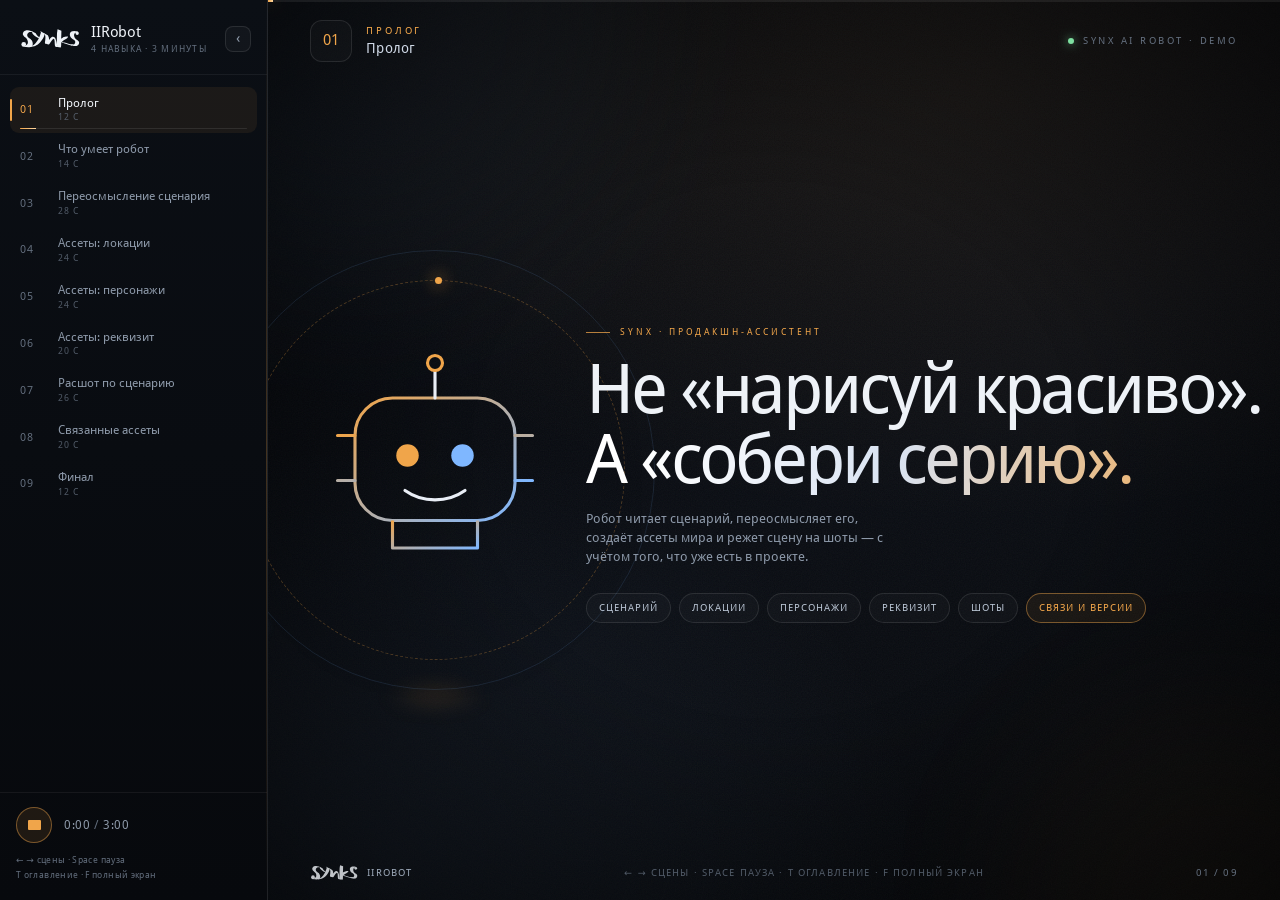
<file: promo/presentation/index.html>
<!doctype html>
<html lang="ru">
<head>
<meta charset="utf-8">
<meta name="viewport" content="width=device-width, initial-scale=1">
<meta name="color-scheme" content="dark">
<meta name="description" content="IIRobot — анимационная презентация способностей: переосмысление сценария, ассеты локаций, персонажей и реквизита, расшот и связанные ассеты. 3 минуты.">
<title>IIRobot — 4 навыка за 3 минуты</title>
<link rel="icon" href="../../static/app_icon.png">
<link rel="stylesheet" href="styles.css">
</head>
<body>

<div class="app">

  <!-- ================= левая панель оглавления ================= -->
  <aside class="toc" id="toc" aria-label="Оглавление презентации">
    <div class="toc-head">
      <div class="toc-brand">
        <span class="brand-mark" aria-hidden="true"></span>
        <span class="brand-text"><b>IIRobot</b><small>4 навыка · 3 минуты</small></span>
      </div>
      <button class="toc-toggle" id="toc-toggle" type="button"
              title="Свернуть оглавление (T)" aria-label="Свернуть оглавление" aria-expanded="true">‹</button>
    </div>

    <nav class="toc-list" id="toc-list"><!-- заполняется из .scene --></nav>

    <div class="toc-foot">
      <button class="play-btn" id="play-btn" type="button" title="Пауза (Space)" aria-label="Пауза">
        <span class="play-icon" aria-hidden="true"></span>
      </button>
      <div class="toc-clock">
        <span id="clock">0:00</span><span class="clock-sep">/</span><span id="clock-total">3:00</span>
      </div>
      <div class="toc-hint">← → сцены · Space пауза<br>T оглавление · F полный экран</div>
    </div>
  </aside>

  <!-- ================= сцена ================= -->
  <main class="stage" id="stage">
    <div class="ambient" aria-hidden="true">
      <div class="ambient-grid"></div>
      <div class="orb orb-a"></div>
      <div class="orb orb-b"></div>
      <div class="grain"></div>
      <div class="vignette"></div>
    </div>

    <div class="overall"><span id="overall-bar"></span></div>

    <header class="topbar">
      <div class="chapter">
        <span class="chapter-num" id="chapter-num">01</span>
        <span class="chapter-text">
          <span class="chapter-kicker" id="chapter-kicker">Пролог</span>
          <span class="chapter-title" id="chapter-title">Робот, который собирает серию</span>
        </span>
      </div>
      <div class="topbar-right">
        <span class="live-dot" aria-hidden="true"></span>
        <span class="topbar-note">SYNX AI ROBOT · DEMO</span>
      </div>
    </header>

    <div class="scenes" id="scenes">

      <!-- 01 · интро · 12 с -->
      <section class="scene scene-intro" data-title="Пролог" data-kicker="Пролог"
               data-duration="12">
        <div class="intro-robot a-scale" style="--d:.15s">
          <div class="robot-ring"></div>
          <div class="robot-ring ring-2"></div>
          <svg class="robot" viewBox="0 0 200 220" role="img" aria-label="Робот">
            <defs>
              <linearGradient id="rg" x1="0" y1="0" x2="1" y2="1">
                <stop offset="0" stop-color="#f0a54a"/><stop offset="1" stop-color="#7fb7ff"/>
              </linearGradient>
            </defs>
            <rect x="36" y="52" width="128" height="98" rx="30" fill="none" stroke="url(#rg)" stroke-width="2.5"/>
            <circle cx="78" cy="98" r="9" fill="#f0a54a"/>
            <circle cx="122" cy="98" r="9" fill="#7fb7ff"/>
            <path d="M76 126c14 10 34 10 48 0" fill="none" stroke="#e9eef6" stroke-width="2.5" stroke-linecap="round"/>
            <path d="M100 52V30" stroke="#e9eef6" stroke-width="2.5" stroke-linecap="round"/>
            <circle cx="100" cy="24" r="6" fill="none" stroke="#f0a54a" stroke-width="2.5"/>
            <path d="M36 82H22M164 82h14M36 118H22M164 118h14" stroke="url(#rg)" stroke-width="2.5" stroke-linecap="round"/>
            <path d="M66 150v22h68v-22" fill="none" stroke="url(#rg)" stroke-width="2.5" stroke-linejoin="round"/>
          </svg>
          <span class="robot-shadow"></span>
        </div>

        <div class="intro-copy">
          <div class="kicker a" style="--d:.05s">SYNX · ПРОДАКШН-АССИСТЕНТ</div>
          <h1 class="intro-title">
            <span class="a" style="--d:.18s">Не «нарисуй красиво».</span>
            <span class="grad a" style="--d:.36s">А «собери серию».</span>
          </h1>
          <p class="lead a" style="--d:.58s">
            Робот читает сценарий, переосмысляет его, создаёт ассеты мира
            и режет сцену на шоты — с учётом того, что уже есть в проекте.
          </p>
          <div class="intro-chips">
            <span class="chip a" style="--d:.72s">сценарий</span>
            <span class="chip a" style="--d:.8s">локации</span>
            <span class="chip a" style="--d:.88s">персонажи</span>
            <span class="chip a" style="--d:.96s">реквизит</span>
            <span class="chip a" style="--d:1.04s">шоты</span>
            <span class="chip chip-accent a" style="--d:1.12s">связи и версии</span>
          </div>
        </div>
      </section>

      <!-- 02 · обзор навыков · 14 с -->
      <section class="scene scene-skills" data-title="Что умеет робот" data-kicker="Обзор"
               data-duration="14">
        <div class="scene-head">
          <div>
            <div class="kicker a" style="--d:.05s">ОБЗОР</div>
            <h2 class="a" style="--d:.14s">Четыре навыка, один диалог</h2>
          </div>
          <p class="head-note a" style="--d:.28s">
            Каждый навык — не отдельная кнопка, а продолжение разговора:
            робот помнит проект, связи и историю версий.
          </p>
        </div>

        <div class="skill-grid">
          <article class="skill-card a" style="--d:.28s">
            <span class="skill-num">01</span>
            <h3>Переосмысление сценария</h3>
            <p>Находит, что не работает в раскадровке, и предлагает другое покрытие сцены.</p>
            <div class="skill-visual visual-script" aria-hidden="true">
              <div class="vs-ui"><img src="img/ui-scenario.png" alt=""></div>
              <div class="vs-strip">
                <img src="img/shot-70.jpg" alt="">
                <img src="img/shot-83.jpg" alt="">
                <img src="img/shot-109.jpg" alt="">
              </div>
            </div>
          </article>

          <article class="skill-card a" style="--d:.42s">
            <span class="skill-num">02</span>
            <h3>Ассеты мира</h3>
            <p>Локации, персонажи и реквизит — в едином арт-дирекшне и с нужных ракурсов.</p>
            <div class="skill-visual visual-assets" aria-hidden="true">
              <img src="img/loc-fog.jpg" alt="">
              <img src="img/char-helga.jpg" alt="">
              <img src="img/prop-passport-front.jpg" alt="">
            </div>
          </article>

          <article class="skill-card a" style="--d:.56s">
            <span class="skill-num">03</span>
            <h3>Расшот по сценарию</h3>
            <p>Режет сцену на планы и ракурсы: общий, средний, деталь — по тому, что происходит.</p>
            <div class="skill-visual visual-shots" aria-hidden="true">
              <img src="img/shot-83.jpg" alt="">
              <img src="img/shot-70.jpg" alt="">
              <img src="img/shot-109.jpg" alt="">
            </div>
          </article>

          <article class="skill-card a" style="--d:.7s">
            <span class="skill-num">04</span>
            <h3>Связанные ассеты</h3>
            <p>Проставляет связи шотов с локациями, героями и реквизитом и сверяет с API.</p>
            <div class="skill-visual visual-links" aria-hidden="true">
              <svg viewBox="0 0 300 280" preserveAspectRatio="xMidYMid meet">
                <g fill="none" stroke="rgba(240,165,74,.55)" stroke-width="1.2" stroke-dasharray="4 5">
                  <path d="M82 132 C96 132 96 52 112 52"/>
                  <path d="M82 138 C96 138 96 138 112 138"/>
                  <path d="M82 144 C96 144 96 224 112 224"/>
                  <path d="M176 52 C190 52 190 52 206 52"/>
                  <path d="M176 138 C190 138 190 138 206 138"/>
                  <path d="M176 224 C190 224 190 224 206 224"/>
                </g>
                <g stroke="rgba(127,183,255,.5)" stroke-width="1" fill="none">
                  <path d="M164 52v172M164 52v-20M164 224v20" stroke="rgba(255,255,255,.07)"/>
                </g>
                <g font-family="inherit" font-size="10">
                  <rect x="4" y="116" width="78" height="44" rx="9" fill="rgba(127,183,255,.08)" stroke="rgba(127,183,255,.5)"/>
                  <text x="43" y="135" fill="#dfe8f4" text-anchor="middle" font-size="9">Сценарий</text>
                  <text x="43" y="149" fill="#8d99a9" text-anchor="middle" font-size="8">14 секвенций</text>

                  <rect x="112" y="34" width="64" height="36" rx="8" fill="rgba(255,255,255,.04)" stroke="rgba(255,255,255,.16)"/>
                  <text x="144" y="56" fill="#dfe8f4" text-anchor="middle" font-size="9">шоты</text>
                  <rect x="112" y="120" width="64" height="36" rx="8" fill="rgba(255,255,255,.04)" stroke="rgba(255,255,255,.16)"/>
                  <text x="144" y="142" fill="#dfe8f4" text-anchor="middle" font-size="9">планы</text>
                  <rect x="112" y="206" width="64" height="36" rx="8" fill="rgba(255,255,255,.04)" stroke="rgba(255,255,255,.16)"/>
                  <text x="144" y="228" fill="#dfe8f4" text-anchor="middle" font-size="9">ракурсы</text>

                  <rect x="206" y="32" width="90" height="40" rx="8" fill="rgba(240,165,74,.10)" stroke="rgba(240,165,74,.5)"/>
                  <text x="251" y="56" fill="#f4c084" text-anchor="middle" font-size="9">локации ×6</text>
                  <rect x="206" y="118" width="90" height="40" rx="8" fill="rgba(240,165,74,.10)" stroke="rgba(240,165,74,.5)"/>
                  <text x="251" y="142" fill="#f4c084" text-anchor="middle" font-size="9">персонажи ×6</text>
                  <rect x="206" y="204" width="90" height="40" rx="8" fill="rgba(240,165,74,.10)" stroke="rgba(240,165,74,.5)"/>
                  <text x="251" y="228" fill="#f4c084" text-anchor="middle" font-size="9">реквизит ×14</text>
                </g>
                <g fill="#f0a54a">
                  <circle cx="82" cy="138" r="3.5"/>
                  <circle cx="176" cy="52" r="2.6"/>
                  <circle cx="176" cy="138" r="2.6"/>
                  <circle cx="176" cy="224" r="2.6"/>
                </g>
              </svg>
            </div>
          </article>
        </div>
      </section>

      <!-- 03 · сценарий · 28 с -->
      <section class="scene scene-script" data-title="Переосмысление сценария" data-kicker="Навык 01"
               data-duration="28">
        <div class="split split-script">
          <div class="split-copy">
            <div class="kicker a" style="--d:.05s">НАВЫК 01 · СЦЕНАРИЙ</div>
            <h2 class="a" style="--d:.14s">Сначала понять,<br>что именно не так</h2>
            <p class="lead a" style="--d:.3s">
              Робот разбирает не «картинки», а драматургию: кто в кадре,
              зачем этот план и как сцена монтируется.
            </p>

            <ol class="steps">
              <li class="a" style="--d:.46s"><b>Читает</b> сценарий, ТЗ и связи шотов
                с локациями и персонажами.</li>
              <li class="a" style="--d:.62s"><b>Находит</b> провалы: одинаковые планы,
                герои «за кадром», ложные связи.</li>
              <li class="a" style="--d:.78s"><b>Пересобирает</b> раскадровку: планы,
                ракурсы, участники — по монтажу.</li>
            </ol>

            <blockquote class="quote a" style="--d:1s">
              «Тебе нужно не „разные картинки“,<br>а раскадровка»
            </blockquote>
            <div class="quote-src a" style="--d:1.12s">из диалога с роботом</div>
          </div>

          <figure class="shot-frame frame-ui a-right" style="--d:.34s">
            <div class="frame-bar"><span></span><span></span><span></span><em>IIRobot · Чат</em></div>
            <div class="frame-img">
              <img src="img/ui-scenario.png" alt="Разбор сценария в чате IIRobot">
              <span class="scan"></span>
              <span class="overlay-box box-a"></span>
              <span class="overlay-box box-b"></span>
            </div>
            <figcaption class="tag tag-a">Разбор задачи</figcaption>
            <figcaption class="tag tag-b">Что не так с S01</figcaption>
          </figure>
        </div>
      </section>

      <!-- 04 · локации · 24 с -->
      <section class="scene scene-locations" data-title="Ассеты: локации" data-kicker="Навык 02"
               data-duration="24">
        <div class="scene-head">
          <div>
            <div class="kicker a" style="--d:.05s">НАВЫК 02 · АССЕТЫ</div>
            <h2 class="a" style="--d:.14s">Локации: один мир,<br>много ракурсов</h2>
          </div>
          <p class="head-note a" style="--d:.3s">
            Не «красивый фон», а съёмочная площадка: общий план, обратный,
            детали и предметы, которые держат сцену.
          </p>
        </div>

        <div class="loc-grid">
          <figure class="loc loc-main a-scale" style="--d:.34s">
            <img src="img/loc-fog.jpg" alt="Туманная площадь у здания" class="kb">
            <figcaption><b>Туман снаружи</b><span>общий план · атмосфера</span></figcaption>
          </figure>
          <figure class="loc a-scale" style="--d:.44s">
            <img src="img/loc-basement.jpg" alt="Подвальная аудитория" class="kb">
            <figcaption><b>Подвал</b><span>разрушенный класс</span></figcaption>
          </figure>
          <figure class="loc a-scale" style="--d:.54s">
            <img src="img/loc-vestibule.jpg" alt="Вестибюль" class="kb">
            <figcaption><b>Вестибюль</b><span>мрамор · ночь</span></figcaption>
          </figure>
          <figure class="loc a-scale" style="--d:.64s">
            <img src="img/loc-side.jpg" alt="Боковая комната" class="kb">
            <figcaption><b>Боковая комната</b><span>обратный ракурс</span></figcaption>
          </figure>
          <figure class="loc loc-detail a-scale" style="--d:.74s">
            <img src="img/loc-clock.jpg" alt="Часы в вестибюле" class="kb">
            <figcaption><b>Часы</b><span>23:55 · деталь</span></figcaption>
          </figure>
          <figure class="loc loc-detail a-scale" style="--d:.84s">
            <img src="img/loc-reagents.jpg" alt="Реагенты в подвале" class="kb">
            <figcaption><b>Реагенты</b><span>предметы сцены</span></figcaption>
          </figure>
        </div>

        <div class="strip-note a" style="--d:1s">
          <span class="dot"></span>
          Одна локация — до пяти ракурсов. Каждый следующий кадр остаётся в том же мире.
        </div>
      </section>

      <!-- 05 · персонажи · 24 с -->
      <section class="scene scene-characters" data-title="Ассеты: персонажи" data-kicker="Навык 02"
               data-duration="24">
        <div class="scene-head">
          <div>
            <div class="kicker a" style="--d:.05s">НАВЫК 02 · АССЕТЫ</div>
            <h2 class="a" style="--d:.14s">Персонажи: лицо, костюм, силуэт</h2>
          </div>
          <p class="head-note a" style="--d:.3s">
            Hero-кадр задаёт характер, turnaround фиксирует костюм и пропорции —
            чтобы герой не «плыл» между шотами.
          </p>
        </div>

        <div class="char-grid">
          <article class="char a char-1" style="--d:.34s">
            <div class="char-hero"><img src="img/char-arthur.jpg" alt="Артур — hero-кадр" class="kb"></div>
            <div class="char-card">
              <div class="char-name">Артур</div>
              <div class="char-tags"><span>hero</span><span>turnaround</span><span>close-up</span></div>
              <img class="char-turn" src="img/char-arthur-turn.jpg" alt="Артур — turnaround">
            </div>
          </article>

          <article class="char a char-2" style="--d:.48s">
            <div class="char-hero"><img src="img/char-helga.jpg" alt="Хельга Вольк — hero-кадр" class="kb"></div>
            <div class="char-card">
              <div class="char-name">Хельга Вольк</div>
              <div class="char-tags"><span>hero</span><span>turnaround</span><span>close-up</span></div>
              <img class="char-turn" src="img/char-helga-turn.jpg" alt="Хельга Вольк — turnaround">
            </div>
          </article>

          <article class="char a char-3" style="--d:.62s">
            <div class="char-hero"><img src="img/char-gromov.jpg" alt="Громов — hero-кадр" class="kb"></div>
            <div class="char-card">
              <div class="char-name">Громов</div>
              <div class="char-tags"><span>hero</span><span>close-up</span></div>
              <img class="char-turn char-turn-close" src="img/char-gromov-close.jpg" alt="Громов — крупный план">
            </div>
          </article>
        </div>

        <div class="strip-note a" style="--d:.8s">
          <span class="dot"></span>
          Один персонаж — несколько состояний: портрет, полный рост, разворот, крупный план.
        </div>
      </section>

      <!-- 06 · реквизит · 20 с -->
      <section class="scene scene-props" data-title="Ассеты: реквизит" data-kicker="Навык 02"
               data-duration="20">
        <div class="scene-head">
          <div>
            <div class="kicker a" style="--d:.05s">НАВЫК 02 · АССЕТЫ</div>
            <h2 class="a" style="--d:.14s">Реквизит: предмет с историей</h2>
          </div>
          <p class="head-note a" style="--d:.3s">
            Вещь должна читаться в кадре крупным планом и совпадать
            в каждом появлении — как паспорт Иоанна IV.
          </p>
        </div>

        <div class="prop-grid">
          <figure class="prop prop-main a-scale" style="--d:.34s">
            <img src="img/prop-passport-close.jpg" alt="Паспорт Иоанна IV — крупный план" class="kb">
            <figcaption>
              <b>Паспорт Иоанна IV</b>
              <span>5 ракурсов: front · 3/4 · close · profile · back</span>
            </figcaption>
            <span class="prop-badge">5 ракурсов</span>
          </figure>

          <div class="prop-views">
            <figure class="prop a-scale" style="--d:.46s"><img src="img/prop-passport-front.jpg" alt="Паспорт — фронт"></figure>
            <figure class="prop a-scale" style="--d:.56s"><img src="img/prop-passport-34.jpg" alt="Паспорт — три четверти"></figure>
            <figure class="prop prop-clock a-scale" style="--d:.66s">
              <img src="img/loc-clock.jpg" alt="Часы в вестибюле">
              <figcaption><b>Часы · 23:55</b><span>держат время сцены</span></figcaption>
            </figure>
            <figure class="prop prop-paint a-scale" style="--d:.76s">
              <img src="img/prop-painting.jpg" alt="Портрет Иоанна IV">
              <figcaption><b>Портрет</b><span>картина в кадре</span></figcaption>
            </figure>
          </div>
        </div>
      </section>

      <!-- 07 · расшот · 26 с -->
      <section class="scene scene-shots" data-title="Расшот по сценарию" data-kicker="Навык 03"
               data-duration="26">
        <div class="scene-head">
          <div>
            <div class="kicker a" style="--d:.05s">НАВЫК 03 · РАСШОТ</div>
            <h2 class="a" style="--d:.14s">Покрытие сцены, а не нарезка</h2>
          </div>
          <p class="head-note a" style="--d:.3s">
            Робот предлагает планы и ракурсы под действие: где нужен общий,
            где — средний, а где взгляд героя.
          </p>
        </div>

        <div class="storyboard">
          <figure class="frame a-scale" style="--d:.34s">
            <img src="img/shot-83.jpg" alt="Общий план аудитории">
            <figcaption><span class="plan">общий</span> Аудитория · герой входит</figcaption>
          </figure>
          <figure class="frame a-scale" style="--d:.46s">
            <img src="img/shot-70.jpg" alt="Средний план героя">
            <figcaption><span class="plan">средний</span> Герой садится за парту</figcaption>
          </figure>
          <figure class="frame a-scale" style="--d:.58s">
            <img src="img/shot-109.jpg" alt="Групповой план сцены">
            <figcaption><span class="plan">групповой</span> Разговор в проходе</figcaption>
          </figure>
          <span class="scan-line" aria-hidden="true"></span>
        </div>

        <div class="table-caption a" style="--d:.68s">Пример связей · проект sinX · 14 секвенций · 94 шота</div>

        <div class="shot-analysis">
          <div class="shot-table a" style="--d:.72s">
            <div class="shot-row shot-head">
              <span>Секв.</span><span>Локация</span><span>Что в кадре</span>
            </div>
            <div class="shot-row">
              <span class="seq">S01</span>
              <span><code>loc_central_hall_argus</code> ×15</span>
              <span class="chips-mini">
                <i>dome_screen ×5</i><i>analyst_terminal ×5</i><i>confetti ×4</i>
                <i>coffee_cup ×3</i><i>Элара ×9</i><i>Финн ×6</i>
              </span>
            </div>
            <div class="shot-row">
              <span class="seq">S02</span>
              <span><code>loc_analysis_center</code> ×15</span>
              <span class="chips-mini">
                <i>hologram_projector ×4</i><i>server_rack ×2</i><i>leak_pipe</i>
                <i>corridor ×1</i><i>все четверо</i>
              </span>
            </div>
            <div class="shot-row">
              <span class="seq">S03</span>
              <span><code>loc_corridor_elara_office</code> ×12</span>
              <span class="chips-mini">
                <i>elara_desk_lamp ×6</i><i>glass_wall ×2</i><i>coffee_cup</i>
              </span>
            </div>
          </div>

          <div class="plan-notes">
            <div class="plan-note a" style="--d:.84s"><b>общий</b><span>где мы, как устроено пространство и путь героя</span></div>
            <div class="plan-note a" style="--d:.92s"><b>средний</b><span>что делает герой и в каком он состоянии</span></div>
            <div class="plan-note a" style="--d:1s"><b>групповой</b><span>кто с кем в кадре и как меняются отношения</span></div>
          </div>
        </div>

        <div class="shot-stats">
          <div class="stat a" style="--d:1s"><b>14</b><span>секвенций</span></div>
          <div class="stat a" style="--d:1.07s"><b>94</b><span>шота</span></div>
          <div class="stat a" style="--d:1.14s"><b>26</b><span>ассетов</span></div>
          <div class="stat a" style="--d:1.21s"><b>6</b><span>локаций</span></div>
        </div>

        <div class="strip-note a" style="--d:1.3s">
          <span class="dot"></span>
          Расшот связан со сценарием: каждый кадр знает свою локацию и участников.
        </div>
      </section>

      <!-- 08 · связи · 20 с -->
      <section class="scene scene-links" data-title="Связанные ассеты" data-kicker="Навык 04"
               data-duration="20">
        <div class="split split-links">
          <div class="split-copy">
            <div class="kicker a" style="--d:.05s">НАВЫК 04 · СВЯЗИ</div>
            <h2 class="a" style="--d:.14s">Всё связано.<br>Всё проверено.</h2>
            <p class="lead a" style="--d:.3s">
              Робот проставляет <code>linked assets</code> у шотов, а потом
              сверяет результат с API проекта — без «на глаз».
            </p>

            <div class="pipeline">
              <div class="pipe-node a" style="--d:.46s"><span>01</span>Сценарий</div>
              <div class="pipe-node a" style="--d:.56s"><span>02</span>Секвенции</div>
              <div class="pipe-node a" style="--d:.66s"><span>03</span>Шоты</div>
              <div class="pipe-node pipe-accent a" style="--d:.76s"><span>04</span>Ассеты: локация · персонаж · реквизит</div>
              <div class="pipe-node a" style="--d:.86s"><span>05</span>Версии и публикация</div>
              <div class="pipe-pulse" aria-hidden="true"></div>
            </div>

            <div class="verify a" style="--d:1s">
              <b>94 / 94</b>
              <span>шотов связаны · расхождений 0</span>
            </div>
            <div class="rule a" style="--d:1.1s">
              <b>Правило</b> связываю только то, что реально в кадре:
              персонаж «за кадром» голосом — не линкуется.
            </div>
          </div>

          <figure class="shot-frame frame-ui frame-tilt a-right" style="--d:.34s">
            <div class="frame-bar"><span></span><span></span><span></span><em>IIRobot · связи шотов</em></div>
            <div class="frame-img">
              <img src="img/ui-linked.png" alt="Связанные ассеты шотов в IIRobot">
              <span class="scan"></span>
            </div>
          </figure>
        </div>
      </section>

      <!-- 09 · финал · 12 с -->
      <section class="scene scene-final" data-title="Финал" data-kicker="Финал"
               data-duration="12">
        <div class="final-wrap">
          <div class="final-robot a-scale" style="--d:.1s">
            <svg viewBox="0 0 200 220" aria-hidden="true">
              <rect x="36" y="52" width="128" height="98" rx="30" fill="none" stroke="url(#rg)" stroke-width="2.5"/>
              <circle cx="78" cy="98" r="9" fill="#f0a54a"/>
              <circle cx="122" cy="98" r="9" fill="#7fb7ff"/>
              <path d="M76 126c14 10 34 10 48 0" fill="none" stroke="#e9eef6" stroke-width="2.5" stroke-linecap="round"/>
              <path d="M100 52V30" stroke="#e9eef6" stroke-width="2.5" stroke-linecap="round"/>
              <circle cx="100" cy="24" r="6" fill="none" stroke="#f0a54a" stroke-width="2.5"/>
            </svg>
          </div>
          <div class="kicker a" style="--d:.15s">3 МИНУТЫ · 4 НАВЫКА</div>
          <h2 class="final-title a" style="--d:.26s">Сценарий → ассеты → шоты → связи</h2>
          <p class="lead final-lead a" style="--d:.4s">
            Один робот ведёт проект от текста до версий в synx.
            Осталось начать диалог.
          </p>
          <div class="final-actions a" style="--d:.56s">
            <button class="btn-replay" id="replay" type="button">Смотреть заново</button>
            <span class="final-meta">IIRobot 1.0.0 · <code>github.com/jjm-github/synx_ai_robot</code></span>
          </div>
          <div class="final-note a" style="--d:.72s">
            Навыки связаны между собой: связи, которые робот проставил на прошлом шаге,
            становятся контекстом для следующего.
          </div>
        </div>
        <div class="final-rings" aria-hidden="true"><span></span><span></span><span></span></div>
      </section>

    </div>

    <div class="paused-badge" id="paused-badge">Пауза · Space</div>

    <footer class="hintbar">
      <span class="hintbar-brand"><span class="brand-mark small"></span> IIRobot</span>
      <span class="hintbar-text">← → сцены · Space пауза · T оглавление · F полный экран</span>
      <span class="hintbar-right" id="hintbar-right">01 / 09</span>
    </footer>
  </main>
</div>

<script src="app.js"></script>
</body>
</html>
</file>
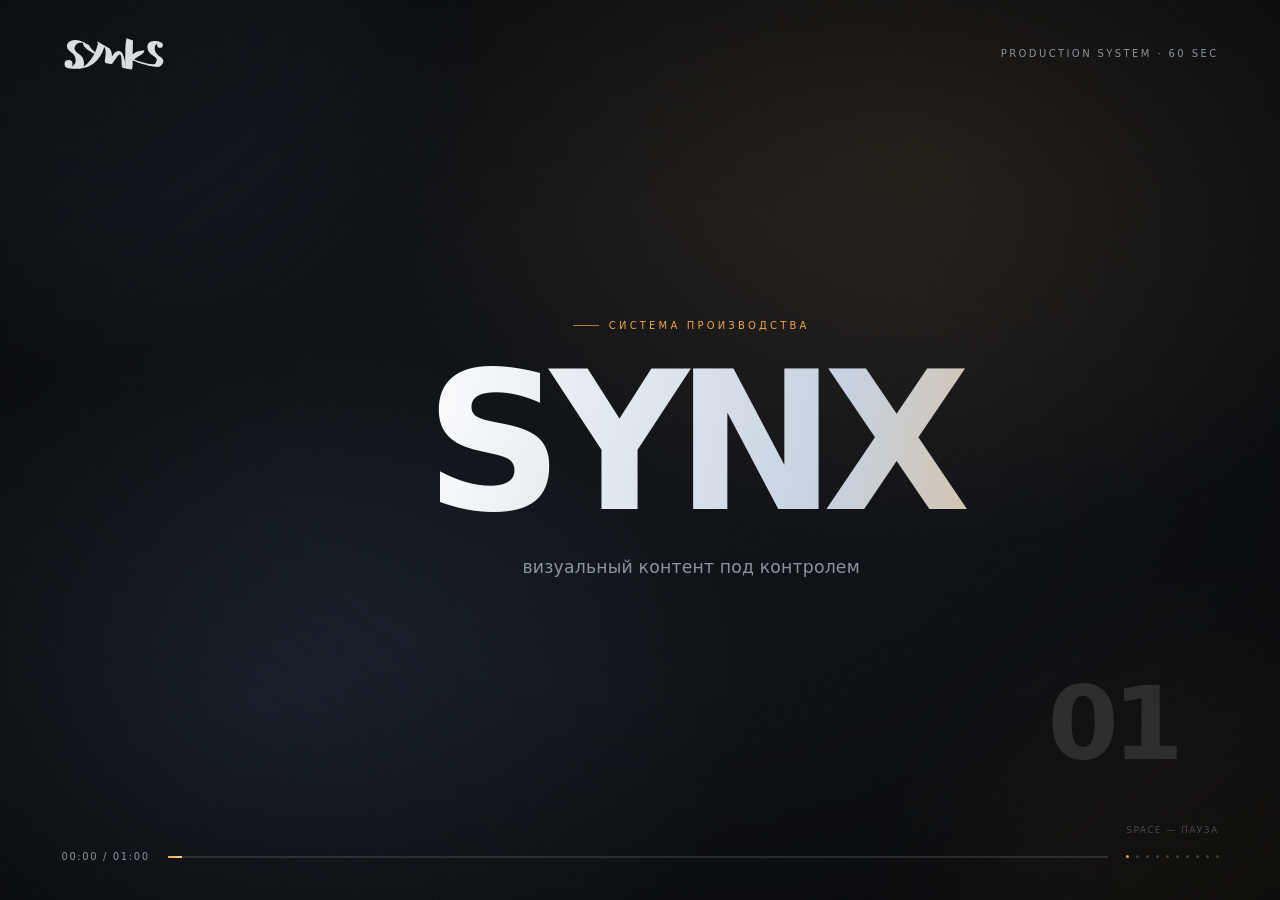
<file: promo/synx_intro_60s.html>
<!doctype html>
<html lang="ru">
<head>
<meta charset="utf-8">
<meta name="viewport" content="width=device-width, initial-scale=1">
<title>SYNX — 60 секунд</title>
<style>
  :root {
    --bg: #080a0d;
    --ink: #f2f4f7;
    --muted: #8a949f;
    --accent: #f0a54a;
    --accent2: #7fb7ff;
    --line: rgba(255,255,255,.13);
    --font: Inter, "Segoe UI", system-ui, -apple-system, sans-serif;
  }
  * { box-sizing: border-box; }
  html, body { height: 100%; }
  body {
    margin: 0; overflow: hidden; background: var(--bg); color: var(--ink);
    font-family: var(--font); -webkit-font-smoothing: antialiased;
  }
  .stage {
    position: fixed; inset: 0; overflow: hidden;
    background:
      radial-gradient(900px 620px at 72% 18%, rgba(240,165,74,.12), transparent 62%),
      radial-gradient(760px 560px at 20% 78%, rgba(127,183,255,.10), transparent 65%),
      linear-gradient(145deg, #080a0d 0%, #0b0e13 52%, #07090c 100%);
  }
  .grid {
    position: absolute; inset: -20%;
    background-image:
      linear-gradient(rgba(255,255,255,.038) 1px, transparent 1px),
      linear-gradient(90deg, rgba(255,255,255,.038) 1px, transparent 1px);
    background-size: 72px 72px;
    transform: perspective(800px) rotateX(58deg) translateY(18%);
    transform-origin: 50% 100%;
    opacity: .45;
    animation: gridDrift 26s linear infinite;
    mask-image: radial-gradient(ellipse at 50% 60%, #000 0%, transparent 72%);
    -webkit-mask-image: radial-gradient(ellipse at 50% 60%, #000 0%, transparent 72%);
  }
  @keyframes gridDrift { to { background-position: 0 72px, 72px 0; } }

  .orb {
    position: absolute; border-radius: 50%; filter: blur(70px);
    opacity: .5; pointer-events: none; animation: float 22s ease-in-out infinite alternate;
  }
  .orb.a { width: 42vw; height: 42vw; left: -12vw; top: -18vw; background: rgba(127,183,255,.13); }
  .orb.b { width: 38vw; height: 38vw; right: -14vw; bottom: -20vw; background: rgba(240,165,74,.12); animation-delay: -8s; }
  @keyframes float { from { transform: translate3d(0,0,0) scale(1); } to { transform: translate3d(3vw,-2vw,0) scale(1.08); } }

  .vignette {
    position: absolute; inset: 0; pointer-events: none;
    background: radial-gradient(ellipse at center, transparent 40%, rgba(0,0,0,.55) 100%);
  }
  .grain {
    position: absolute; inset: 0; pointer-events: none; opacity: .16; mix-blend-mode: screen;
    background-image: url("data:image/svg+xml,%3Csvg xmlns='http://www.w3.org/2000/svg' width='160' height='160'%3E%3Cfilter id='n'%3E%3CfeTurbulence type='fractalNoise' baseFrequency='.85' numOctaves='3' stitchTiles='stitch'/%3E%3C/filter%3E%3Crect width='100%25' height='100%25' filter='url(%23n)' opacity='.35'/%3E%3C/svg%3E");
  }

  .top {
    position: absolute; z-index: 5; top: 4.2vh; left: 4.8vw; right: 4.8vw;
    display: flex; align-items: center; justify-content: space-between;
  }
  .brand { display: flex; align-items: center; gap: 13px; opacity: .9; }
  .logo {
    display: block; width: 104px; height: 32px;
    background: var(--ink);
    -webkit-mask: url("../static/synks_logo.svg") center / contain no-repeat;
    mask: url("../static/synks_logo.svg") center / contain no-repeat;
  }
  .top-note {
    color: var(--muted); font-size: 10px; letter-spacing: .24em;
    text-transform: uppercase; white-space: nowrap;
  }

  .scenes { position: absolute; inset: 0; z-index: 3; }
  .scene {
    position: absolute; inset: 0; display: grid; place-items: center;
    padding: 14vh 8vw 15vh; opacity: 0; visibility: hidden;
    transition: opacity .55s ease, visibility .55s;
  }
  .scene.is-active { opacity: 1; visibility: visible; }
  .scene-inner { width: min(92vw, 1320px); text-align: center; }
  .kicker {
    display: inline-flex; align-items: center; gap: 10px;
    color: var(--accent); font-size: clamp(9px, .78vw, 12px);
    letter-spacing: .32em; text-transform: uppercase; margin-bottom: 2.2vh;
  }
  .kicker::before {
    content: ""; width: 26px; height: 1px; background: currentColor; opacity: .7;
  }
  .line-a {
    font-size: clamp(36px, 6.4vw, 108px); line-height: .96;
    font-weight: 760; letter-spacing: -.045em; margin: 0;
    text-wrap: balance;
  }
  .line-b {
    margin: 2.2vh 0 0; color: var(--muted);
    font-size: clamp(13px, 1.35vw, 21px); line-height: 1.4;
    letter-spacing: .01em;
  }
  .scene.hero .line-a {
    font-size: clamp(76px, 15vw, 250px); letter-spacing: -.07em;
    background: linear-gradient(100deg, #fff 24%, #c6d2e0 62%, var(--accent));
    -webkit-background-clip: text; background-clip: text; color: transparent;
  }
  .scene.small .line-a { font-size: clamp(32px, 5.1vw, 86px); }
  .scene.is-active .kicker,
  .scene.is-active .line-a,
  .scene.is-active .line-b {
    animation: rise 1.15s cubic-bezier(.16,1,.3,1) both;
  }
  .scene.is-active .line-a { animation-delay: .12s; }
  .scene.is-active .line-b { animation-delay: .28s; }
  @keyframes rise {
    from { opacity: 0; transform: translateY(34px); filter: blur(12px); }
    to { opacity: 1; transform: translateY(0); filter: blur(0); }
  }
  .scene::after {
    content: attr(data-num); position: absolute; right: 8vw; bottom: 13vh;
    color: rgba(255,255,255,.12); font-size: clamp(46px, 8vw, 130px);
    font-weight: 800; letter-spacing: -.06em; pointer-events: none;
  }

  .bottom {
    position: absolute; z-index: 6; left: 4.8vw; right: 4.8vw; bottom: 4.2vh;
    display: flex; align-items: center; gap: 18px;
  }
  .timeline { flex: 1 1 auto; height: 2px; background: rgba(255,255,255,.12); overflow: hidden; }
  .timeline > i {
    display: block; height: 100%; width: 0%;
    background: linear-gradient(90deg, var(--accent), #ffd39b);
  }
  .time { color: var(--muted); font-size: 10px; letter-spacing: .16em; white-space: nowrap; }
  .ticks { display: flex; gap: 7px; }
  .ticks span { width: 3px; height: 3px; border-radius: 50%; background: rgba(255,255,255,.2); transition: background .3s; }
  .ticks span.on { background: var(--accent); }

  .pause-hint {
    position: absolute; z-index: 7; right: 4.8vw; bottom: 7.2vh;
    color: rgba(255,255,255,.24); font-size: 9px; letter-spacing: .16em;
    text-transform: uppercase; pointer-events: none;
  }

  @media (max-width: 700px) {
    .logo { width: 78px; height: 24px; }
    .top-note { display: none; }
    .scene { padding: 16vh 6vw; }
    .scene::after { right: 6vw; bottom: 15vh; }
    .bottom { left: 6vw; right: 6vw; }
  }
  @media (prefers-reduced-motion: reduce) {
    .grid, .orb { animation: none; }
    .scene { transition: none; }
    .scene.is-active .kicker,
    .scene.is-active .line-a,
    .scene.is-active .line-b { animation-duration: .01ms; animation-delay: 0s; }
  }
</style>
</head>
<body>
<div class="stage">
  <div class="grid"></div>
  <div class="orb a"></div>
  <div class="orb b"></div>
  <div class="vignette"></div>
  <div class="grain"></div>

  <header class="top">
    <div class="brand"><span class="logo" role="img" aria-label="SYNX"></span></div>
    <div class="top-note">production system · 60 sec</div>
  </header>

  <main class="scenes" id="scenes">
    <article class="scene hero" data-num="01">
      <div class="scene-inner">
        <div class="kicker">система производства</div>
        <h1 class="line-a">SYNX</h1>
        <p class="line-b">визуальный контент под контролем</p>
      </div>
    </article>

    <article class="scene" data-num="02">
      <div class="scene-inner">
        <div class="kicker">назначение</div>
        <h1 class="line-a">От сценария</h1>
        <p class="line-b">до готового кадра</p>
      </div>
    </article>

    <article class="scene" data-num="03">
      <div class="scene-inner">
        <div class="kicker">структура</div>
        <h1 class="line-a">Сценарий → шоты</h1>
        <p class="line-b">секвенции · тайминг · задачи</p>
      </div>
    </article>

    <article class="scene small" data-num="04">
      <div class="scene-inner">
        <div class="kicker">контекст</div>
        <h1 class="line-a">Ассеты и связи</h1>
        <p class="line-b">локации · персонажи · реквизит</p>
      </div>
    </article>

    <article class="scene small" data-num="05">
      <div class="scene-inner">
        <div class="kicker">команда</div>
        <h1 class="line-a">Задачи и боты</h1>
        <p class="line-b">каждый знает свой шаг</p>
      </div>
    </article>

    <article class="scene" data-num="06">
      <div class="scene-inner">
        <div class="kicker">производство</div>
        <h1 class="line-a">Конвейер</h1>
        <p class="line-b">генерация → сборка → ревью</p>
      </div>
    </article>

    <article class="scene small" data-num="07">
      <div class="scene-inner">
        <div class="kicker">рендер</div>
        <h1 class="line-a">ComfyUI + GPU</h1>
        <p class="line-b">локально · быстро · воспроизводимо</p>
      </div>
    </article>

    <article class="scene small" data-num="08">
      <div class="scene-inner">
        <div class="kicker">история</div>
        <h1 class="line-a">Версии и ревью</h1>
        <p class="line-b">комментарии · публикации · контекст</p>
      </div>
    </article>

    <article class="scene small" data-num="09">
      <div class="scene-inner">
        <div class="kicker">единая система</div>
        <h1 class="line-a">Один проект</h1>
        <p class="line-b">для всей команды</p>
      </div>
    </article>

    <article class="scene hero" data-num="10">
      <div class="scene-inner">
        <div class="kicker">SYNX</div>
        <h1 class="line-a">Производство</h1>
        <p class="line-b">под контролем</p>
      </div>
    </article>
  </main>

  <footer class="bottom">
    <span class="time" id="time">00:00 / 01:00</span>
    <div class="timeline"><i id="progress"></i></div>
    <div class="ticks" id="ticks" aria-hidden="true"></div>
  </footer>
  <div class="pause-hint">space — пауза</div>
</div>

<script>
(function () {
  "use strict";
  var DURATION = 60000;
  var scenes = Array.prototype.slice.call(document.querySelectorAll(".scene"));
  var progress = document.getElementById("progress");
  var timeEl = document.getElementById("time");
  var ticks = document.getElementById("ticks");
  var index = -1;
  var startSec = parseFloat(new URLSearchParams(location.search).get("t") || "0");
  if (!isFinite(startSec)) startSec = 0;
  var elapsed = Math.max(0, Math.min(59.99, startSec)) * 1000;
  var last = performance.now();
  var paused = false;

  scenes.forEach(function (_, i) {
    var dot = document.createElement("span");
    dot.dataset.index = String(i);
    ticks.appendChild(dot);
  });
  var dots = Array.prototype.slice.call(ticks.children);

  function fmt(ms) {
    var s = Math.floor(ms / 1000);
    return String(Math.floor(s / 60)).padStart(2, "0") + ":" +
      String(s % 60).padStart(2, "0");
  }

  function activate(i) {
    if (i === index) return;
    index = i;
    scenes.forEach(function (scene, n) {
      scene.classList.toggle("is-active", n === i);
    });
    dots.forEach(function (dot, n) {
      dot.classList.toggle("on", n <= i);
    });
  }

  function frame(now) {
    var delta = Math.min(100, now - last);
    last = now;
    if (!paused) {
      elapsed = (elapsed + delta) % DURATION;
    }
    var sceneMs = DURATION / scenes.length;
    activate(Math.min(scenes.length - 1, Math.floor(elapsed / sceneMs)));
    progress.style.width = (elapsed / DURATION * 100).toFixed(2) + "%";
    timeEl.textContent = fmt(elapsed) + " / " + fmt(DURATION);
    requestAnimationFrame(frame);
  }

  document.addEventListener("keydown", function (event) {
    if (event.code === "Space") {
      event.preventDefault();
      paused = !paused;
    }
  });
  document.addEventListener("click", function () {
    paused = !paused;
  });

  activate(0);
  requestAnimationFrame(frame);
})();
</script>
</body>
</html>
</file>
<file: promo/presentation/styles.css>
/* ============================================================
   IIRobot · презентация способностей · 3 минуты
   Шрифт: DroidSans.ttf (локально, fonts/)
   ============================================================ */

@font-face {
  font-family: "Droid Sans";
  src: url("fonts/DroidSans.ttf") format("truetype");
  font-weight: 400 900;
  font-style: normal;
  font-display: block;
}

:root {
  --bg: #06080b;
  --bg-2: #0a0d13;
  --panel: rgba(15, 19, 26, .72);
  --ink: #eef2f7;
  --muted: #8d99a9;
  --muted-2: #626d7c;
  --accent: #f0a54a;
  --accent-2: #7fb7ff;
  --ok: #7ee0a1;
  --line: rgba(255, 255, 255, .10);
  --line-2: rgba(255, 255, 255, .06);
  --toc-w: 316px;
  --ease: cubic-bezier(.16, 1, .3, 1);
  --pad-x: clamp(18px, 3.3vw, 64px);
  --font: "Droid Sans", "DroidSans", "DejaVu Sans", sans-serif;
}

* { box-sizing: border-box; }
html, body { height: 100%; }
body {
  margin: 0;
  overflow: hidden;
  background: var(--bg);
  color: var(--ink);
  font-family: var(--font);
  font-size: 16px;
  line-height: 1.4;
  -webkit-font-smoothing: antialiased;
  text-rendering: optimizeLegibility;
}

code {
  font-family: ui-monospace, "SF Mono", "DejaVu Sans Mono", monospace;
  font-size: .9em;
  color: #cfd8e6;
  background: rgba(255, 255, 255, .06);
  border: 1px solid var(--line-2);
  border-radius: 5px;
  padding: .08em .35em;
}

/* ============================== каркас ============================== */
.app { display: flex; height: 100vh; }

.stage {
  position: relative;
  flex: 1 1 auto;
  min-width: 0;
  overflow: hidden;
  background: radial-gradient(1200px 700px at 70% 10%, rgba(240, 165, 74, .07), transparent 62%),
              radial-gradient(900px 700px at 12% 95%, rgba(127, 183, 255, .06), transparent 60%),
              linear-gradient(150deg, #07090d 0%, #090c12 55%, #06080b 100%);
}

.ambient { position: absolute; inset: 0; pointer-events: none; overflow: hidden; }
.ambient-grid {
  position: absolute; inset: -25%;
  background-image: linear-gradient(rgba(255, 255, 255, .035) 1px, transparent 1px),
                    linear-gradient(90deg, rgba(255, 255, 255, .035) 1px, transparent 1px);
  background-size: 64px 64px;
  transform: perspective(900px) rotateX(57deg) translateY(20%);
  transform-origin: 50% 100%;
  opacity: .4;
  mask-image: radial-gradient(ellipse at 50% 65%, #000 0%, transparent 70%);
  -webkit-mask-image: radial-gradient(ellipse at 50% 65%, #000 0%, transparent 70%);
  animation: gridDrift 30s linear infinite;
}
@keyframes gridDrift { to { background-position: 0 64px, 64px 0; } }

.orb { position: absolute; border-radius: 50%; filter: blur(80px); opacity: .55; }
.orb-a { width: 42vw; height: 42vw; left: -14vw; top: -20vw; background: rgba(127, 183, 255, .10); animation: floatA 24s ease-in-out infinite alternate; }
.orb-b { width: 34vw; height: 34vw; right: -12vw; bottom: -18vw; background: rgba(240, 165, 74, .09); animation: floatA 28s ease-in-out infinite alternate-reverse; }
@keyframes floatA { to { transform: translate3d(3vw, -2vw, 0) scale(1.1); } }

.grain {
  position: absolute; inset: 0; opacity: .12; mix-blend-mode: screen;
  background-image: url("data:image/svg+xml,%3Csvg xmlns='http://www.w3.org/2000/svg' width='180' height='180'%3E%3Cfilter id='n'%3E%3CfeTurbulence type='fractalNoise' baseFrequency='.82' numOctaves='3' stitchTiles='stitch'/%3E%3C/filter%3E%3Crect width='100%25' height='100%25' filter='url(%23n)' opacity='.4'/%3E%3C/svg%3E");
}
.vignette { position: absolute; inset: 0; background: radial-gradient(ellipse at center, transparent 42%, rgba(0, 0, 0, .55) 100%); }

.overall { position: absolute; z-index: 20; top: 0; left: 0; right: 0; height: 2px; background: rgba(255, 255, 255, .07); }
.overall span { display: block; height: 100%; width: 0%; background: linear-gradient(90deg, var(--accent), #ffd8a1); box-shadow: 0 0 14px rgba(240, 165, 74, .6); }

/* ============================== топбар ============================== */
.topbar {
  position: absolute; z-index: 12; top: 0; left: 0; right: 0;
  display: flex; align-items: center; justify-content: space-between;
  padding: 2.2vh var(--pad-x) 0;
  pointer-events: none;
}
.chapter { display: flex; align-items: center; gap: 14px; }
.chapter-num {
  display: grid; place-items: center; width: 42px; height: 42px;
  border: 1px solid var(--line); border-radius: 12px;
  color: var(--accent); font-size: 15px; letter-spacing: .04em;
  background: rgba(255, 255, 255, .02);
}
.chapter-text { display: flex; flex-direction: column; gap: 2px; }
.chapter-kicker { font-size: 9.5px; letter-spacing: .3em; text-transform: uppercase; color: var(--accent); }
.chapter-title { font-size: 13.5px; color: #cfd8e6; letter-spacing: .01em; }
.topbar-right { display: flex; align-items: center; gap: 9px; color: var(--muted-2); }
.topbar-note { font-size: 9.5px; letter-spacing: .26em; text-transform: uppercase; }
.live-dot { width: 6px; height: 6px; border-radius: 50%; background: var(--ok); box-shadow: 0 0 10px rgba(126, 224, 161, .8); animation: live 2.4s ease-in-out infinite; }
@keyframes live { 50% { opacity: .35; } }

/* ============================== сцены ============================== */
.scenes { position: absolute; inset: 0; z-index: 5; }
.scene {
  position: absolute; inset: 0;
  display: flex; flex-direction: column;
  padding: 11vh var(--pad-x) 6.5vh;
  opacity: 0; visibility: hidden; overflow: hidden;
  transform: translateY(14px) scale(.997);
  transition: opacity .6s ease, transform .6s var(--ease), visibility .6s;
}
.scene.is-active { opacity: 1; visibility: visible; transform: none; }

.kicker {
  display: inline-flex; align-items: center; gap: 10px;
  color: var(--accent); font-size: clamp(9px, .72vw, 11.5px);
  letter-spacing: .32em; text-transform: uppercase; white-space: nowrap;
}
.kicker::before { content: ""; width: 24px; height: 1px; background: currentColor; opacity: .75; }

h2 {
  margin: .9vh 0 0;
  font-size: clamp(28px, 3.15vw, 56px);
  line-height: 1.0;
  letter-spacing: -.035em;
  font-weight: 700;
}
.lead {
  margin: 1.6vh 0 0;
  color: var(--muted);
  font-size: clamp(13px, 1.02vw, 17.5px);
  line-height: 1.46;
  max-width: 44ch;
}
.scene-head { display: flex; align-items: flex-end; justify-content: space-between; gap: 4vw; flex: 0 0 auto; }
.head-note {
  margin: 0 0 .4vh; max-width: 40ch; text-align: right;
  color: var(--muted); font-size: clamp(11.5px, .88vw, 14.5px); line-height: 1.45;
}

/* общие появления */
.a, .a-right, .a-scale { opacity: 0; will-change: transform, opacity, filter; }
.is-active .a { animation: rise .95s var(--ease) both; animation-delay: var(--d, 0s); }
.is-active .a-right { animation: riseRight 1.05s var(--ease) both; animation-delay: var(--d, 0s); }
.is-active .a-scale { animation: popScale 1.2s var(--ease) both; animation-delay: var(--d, 0s); }
@keyframes rise { from { opacity: 0; transform: translateY(26px); filter: blur(10px); } to { opacity: 1; transform: none; filter: blur(0); } }
@keyframes riseRight { from { opacity: 0; transform: translateX(46px) rotate(.6deg) scale(.985); filter: blur(8px); } to { opacity: 1; transform: none; filter: blur(0); } }
@keyframes popScale { from { opacity: 0; transform: scale(.94); filter: blur(10px); } to { opacity: 1; transform: none; filter: blur(0); } }

.is-active .kb { animation: kenburns var(--kb, 22s) ease-out both; }
@keyframes kenburns { from { transform: scale(1); } to { transform: scale(1.09); } }
img.kb { transform-origin: 50% 46%; }

/* ============================== 01 · интро ============================== */
.scene-intro {
  display: grid;
  grid-template-columns: 1.55fr .45fr;
  align-items: center;
  gap: 2vw;
  padding-right: calc(var(--pad-x) + 2vw);
}
.intro-copy { max-width: 940px; }
.intro-title {
  margin: 1.6vh 0 0;
  font-size: clamp(34px, 4.45vw, 86px);
  line-height: 1.02;
  letter-spacing: -.045em;
  font-weight: 700;
}
.intro-title span { display: block; white-space: nowrap; }
.intro-title .grad {
  background: linear-gradient(96deg, #fff 8%, #d9e3f2 46%, var(--accent) 96%);
  -webkit-background-clip: text; background-clip: text; color: transparent;
}
.chips, .intro-chips { display: flex; flex-wrap: wrap; gap: 8px; margin-top: 3vh; }
.chip {
  font-size: clamp(10px, .78vw, 12.5px);
  letter-spacing: .1em; text-transform: uppercase;
  padding: 7px 12px; border-radius: 999px;
  border: 1px solid var(--line);
  color: #b9c4d3; background: rgba(255, 255, 255, .025);
}
.chip-accent { border-color: rgba(240, 165, 74, .45); color: var(--accent); background: rgba(240, 165, 74, .07); }

.intro-robot { position: relative; display: grid; place-items: center; height: min(58vh, 520px); }
.robot { width: min(30vw, 250px); position: relative; z-index: 2; filter: drop-shadow(0 30px 60px rgba(0, 0, 0, .6)); animation: botFloat 7s ease-in-out infinite; }
@keyframes botFloat { 50% { transform: translateY(-12px); } }
.robot-ring {
  position: absolute; width: min(38vw, 380px); aspect-ratio: 1; border-radius: 50%;
  border: 1px dashed rgba(240, 165, 74, .28);
  animation: spin 40s linear infinite;
}
.robot-ring::after { content: ""; position: absolute; top: -4px; left: 50%; width: 7px; height: 7px; border-radius: 50%; background: var(--accent); box-shadow: 0 0 16px var(--accent); }
.robot-ring.ring-2 { width: min(44vw, 440px); border-style: solid; border-color: rgba(127, 183, 255, .12); animation-direction: reverse; animation-duration: 60s; }
.robot-ring.ring-2::after { top: auto; bottom: 14%; left: 8%; background: var(--accent-2); box-shadow: 0 0 16px var(--accent-2); }
@keyframes spin { to { transform: rotate(360deg); } }
.robot-shadow { position: absolute; bottom: 4%; width: 42%; height: 26px; border-radius: 50%; background: radial-gradient(ellipse, rgba(240, 165, 74, .18), transparent 70%); filter: blur(10px); }

/* ============================== 02 · навыки ============================== */
.skill-grid {
  flex: 1 1 auto; min-height: 0;
  display: grid; grid-template-columns: repeat(4, 1fr);
  grid-auto-rows: min(64vh, 620px);
  align-items: center;
  align-content: center;
  gap: 1.5vw;
  margin-top: 3.4vh;
}
.skill-card {
  position: relative; display: flex; flex-direction: column;
  align-self: stretch;
  padding: 2.4vh 1.5vw 2vh;
  border: 1px solid var(--line); border-radius: 18px;
  background: linear-gradient(170deg, rgba(255, 255, 255, .045), rgba(255, 255, 255, .012));
  overflow: hidden;
}
.skill-card::after {
  content: ""; position: absolute; inset: 0;
  background: radial-gradient(360px 200px at 20% 0%, rgba(240, 165, 74, .10), transparent 70%);
  opacity: 0; transition: opacity .4s;
}
.skill-card:hover::after { opacity: 1; }
.skill-num { font-size: clamp(28px, 2.4vw, 42px); letter-spacing: -.03em; color: rgba(255, 255, 255, .13); font-weight: 700; }
.skill-card h3 { margin: 1.4vh 0 .8vh; font-size: clamp(15px, 1.22vw, 21px); line-height: 1.16; letter-spacing: -.015em; }
.skill-card p { margin: 0; color: var(--muted); font-size: clamp(11px, .82vw, 13.5px); line-height: 1.45; }
.skill-visual { margin-top: auto; padding-top: 2vh; flex: 1 1 auto; min-height: 0; display: flex; flex-direction: column; }

.visual-script { display: grid; grid-template-rows: 1.45fr .55fr; gap: 8px; min-height: 0; }
.vs-ui, .vs-strip { overflow: hidden; border-radius: 8px; border: 1px solid var(--line-2); background: #0a0d12; min-height: 0; }
.vs-ui img { width: 100%; height: 100%; object-fit: cover; object-position: 34% 24%; display: block; filter: brightness(.92) saturate(.95); }
.vs-strip { display: grid; grid-template-columns: repeat(3, 1fr); gap: 3px; }
.vs-strip img { width: 100%; height: 100%; object-fit: cover; display: block; filter: brightness(.9); }

.visual-assets { display: grid; grid-template-columns: 1.2fr 1fr 1fr; gap: 6px; }
.visual-assets img { width: 100%; height: 100%; object-fit: cover; border-radius: 7px; filter: saturate(.9) brightness(.92); }
.visual-shots { display: grid; grid-template-columns: repeat(3, 1fr); gap: 6px; }
.visual-shots img { width: 100%; height: 100%; object-fit: cover; border-radius: 6px; filter: brightness(.9); }
.visual-links svg { width: 100%; height: 100%; display: block; }
.visual-links svg path { animation: dash 3.4s linear infinite; }
@keyframes dash { to { stroke-dashoffset: -36; } }

/* ============================== общий split ============================== */
.split { flex: 1 1 auto; min-height: 0; display: grid; grid-template-columns: .84fr 1.16fr; gap: 3.4vw; align-items: center; }
.split-copy { min-width: 0; }
.split-copy h2 { margin-top: 1.1vh; }

.steps { list-style: none; margin: 2.6vh 0 0; padding: 0; position: relative; }
.steps::before { content: ""; position: absolute; left: 7px; top: 8px; bottom: 10px; width: 1px; background: linear-gradient(var(--accent), rgba(127, 183, 255, .35)); opacity: .5; }
.steps li { position: relative; padding: 0 0 1.9vh 30px; color: var(--muted); font-size: clamp(12px, .92vw, 15.5px); line-height: 1.45; }
.steps li::before {
  content: ""; position: absolute; left: 3px; top: 5px; width: 9px; height: 9px; border-radius: 50%;
  background: var(--bg-2); border: 1px solid var(--accent); box-shadow: 0 0 0 4px rgba(240, 165, 74, .08);
}
.steps li b { color: var(--ink); font-weight: 700; }
.steps li:last-child { padding-bottom: 0; }

.quote {
  margin: 3vh 0 0; padding: 1.6vh 0 1.6vh 18px;
  border-left: 2px solid rgba(240, 165, 74, .65);
  font-size: clamp(14px, 1.1vw, 19px); line-height: 1.34; color: #dde4ee;
}
.quote-src { margin: 6px 0 0 20px; font-size: 10px; letter-spacing: .18em; text-transform: uppercase; color: var(--muted-2); }

/* ============================== скриншот ============================== */
.shot-frame {
  position: relative; margin: 0;
  border-radius: 14px; border: 1px solid rgba(255, 255, 255, .14);
  background: #0b0e13;
  box-shadow: 0 30px 90px rgba(0, 0, 0, .55), 0 0 0 1px rgba(0, 0, 0, .4);
  overflow: visible;
}
.frame-bar { display: flex; align-items: center; gap: 7px; padding: 10px 13px; border-bottom: 1px solid var(--line-2); background: rgba(255, 255, 255, .02); border-radius: 13px 13px 0 0; }
.frame-bar span { width: 9px; height: 9px; border-radius: 50%; background: rgba(255, 255, 255, .14); }
.frame-bar span:nth-child(1) { background: #e0655c; }
.frame-bar span:nth-child(2) { background: #e0b45c; }
.frame-bar span:nth-child(3) { background: #6fca7d; }
.frame-bar em { margin-left: 10px; font-style: normal; font-size: 10px; letter-spacing: .12em; text-transform: uppercase; color: var(--muted-2); }
.frame-img { position: relative; overflow: hidden; border-radius: 0 0 13px 13px; }
.frame-img img { display: block; width: 100%; height: auto; }
.frame-img .scan {
  position: absolute; left: 0; right: 0; height: 42%;
  background: linear-gradient(180deg, transparent, rgba(240, 165, 74, .10), transparent);
  mix-blend-mode: screen; opacity: 0;
}
.is-active .frame-img .scan { animation: scanDown 5.2s ease-in-out 1.1s infinite; }
@keyframes scanDown { 0% { top: -42%; opacity: 0; } 12% { opacity: 1; } 70% { opacity: .8; } 100% { top: 100%; opacity: 0; } }

.overlay-box { position: absolute; border: 1.5px solid rgba(240, 165, 74, .75); border-radius: 8px; box-shadow: 0 0 0 6px rgba(240, 165, 74, .06), 0 0 30px rgba(240, 165, 74, .12); opacity: 0; }
.box-a { left: 22.5%; top: 21.5%; width: 64%; height: 30%; }
.box-b { left: 22.5%; top: 53%; width: 64%; height: 22%; border-color: rgba(127, 183, 255, .7); }
.is-active .box-a { animation: boxIn .6s ease 1.5s both, boxPulse 3.2s ease-in-out 2.1s infinite; }
.is-active .box-b { animation: boxIn .6s ease 2.6s both, boxPulse 3.2s ease-in-out 3.2s infinite; }
@keyframes boxIn { from { opacity: 0; transform: scale(.98); } to { opacity: 1; transform: none; } }
@keyframes boxPulse { 50% { box-shadow: 0 0 0 10px rgba(240, 165, 74, .04), 0 0 40px rgba(240, 165, 74, .18); } }

.tag {
  position: absolute; z-index: 3;
  padding: 6px 11px; border-radius: 8px;
  font-size: 10px; letter-spacing: .1em; text-transform: uppercase;
  color: #10141a; background: var(--accent);
  box-shadow: 0 10px 26px rgba(0, 0, 0, .45);
  opacity: 0;
}
.tag-a { right: -14px; top: 17%; }
.tag-b { left: -12px; top: 58%; background: var(--accent-2); }
.is-active .tag-a { animation: rise .6s var(--ease) 2.1s both; }
.is-active .tag-b { animation: rise .6s var(--ease) 3.2s both; }
.frame-tilt { transform: rotate(-1.1deg); }

/* ============================== 04 · локации ============================== */
.loc-grid {
  flex: 1 1 auto; min-height: 0; margin-top: 2.8vh;
  display: grid; grid-template-columns: repeat(3, 1fr); grid-template-rows: repeat(3, 1fr);
  gap: 12px;
}
.loc { position: relative; margin: 0; overflow: hidden; border-radius: 12px; border: 1px solid var(--line); background: #0b0e13; }
.loc-main { grid-column: span 2; grid-row: span 2; }
.loc img { width: 100%; height: 100%; object-fit: cover; display: block; }
.loc figcaption {
  position: absolute; inset: auto 0 0 0; padding: 26px 14px 11px;
  background: linear-gradient(transparent, rgba(4, 6, 9, .86) 60%);
  display: flex; flex-direction: column; gap: 2px;
}
.loc figcaption b { font-size: clamp(11.5px, .86vw, 14px); font-weight: 700; letter-spacing: .01em; }
.loc figcaption span { font-size: clamp(9px, .66vw, 10.5px); letter-spacing: .13em; text-transform: uppercase; color: rgba(220, 228, 240, .62); }
.loc-main figcaption { padding: 60px 20px 16px; }
.loc-main figcaption b { font-size: clamp(16px, 1.3vw, 22px); }

.strip-note {
  flex: 0 0 auto; display: flex; align-items: center; gap: 10px;
  margin-top: 2vh; color: var(--muted); font-size: clamp(10.5px, .8vw, 13px);
}
.strip-note .dot { width: 6px; height: 6px; border-radius: 50%; background: var(--accent); box-shadow: 0 0 12px var(--accent); flex: 0 0 auto; }

/* ============================== 05 · персонажи ============================== */
.char-grid { flex: 1 1 auto; min-height: 0; margin-top: 2.8vh; display: grid; grid-template-columns: repeat(3, 1fr); gap: 1.4vw; }
.char { display: flex; flex-direction: column; min-height: 0; border: 1px solid var(--line); border-radius: 14px; overflow: hidden; background: #0b0e13; }
.char-hero { position: relative; flex: 1 1 auto; min-height: 0; overflow: hidden; }
.char-hero img { width: 100%; height: 100%; object-fit: cover; object-position: 50% 2%; display: block; }
.char-card { flex: 0 0 auto; padding: 10px 12px 12px; background: rgba(10, 13, 18, .92); border-top: 1px solid var(--line-2); }
.char-name { font-size: clamp(14px, 1.05vw, 18px); font-weight: 700; letter-spacing: -.01em; }
.char-tags { display: flex; gap: 5px; margin-top: 6px; flex-wrap: wrap; }
.char-tags span { font-size: 8.5px; letter-spacing: .14em; text-transform: uppercase; color: var(--muted); border: 1px solid var(--line-2); border-radius: 4px; padding: 2px 5px; }
.char-turn { width: 100%; height: 64px; object-fit: cover; object-position: 50% 6%; border-radius: 6px; margin-top: 8px; opacity: .9; }
.char-turn-close { object-position: 50% 22%; }

/* ============================== 06 · реквизит ============================== */
.prop-grid { flex: 1 1 auto; min-height: 0; margin-top: 2.8vh; display: grid; grid-template-columns: 1.02fr 1fr; gap: 12px; }
.prop { position: relative; margin: 0; overflow: hidden; border-radius: 12px; border: 1px solid var(--line); background: #0b0e13; }
.prop img { width: 100%; height: 100%; object-fit: cover; display: block; }
.prop-main { min-height: 0; }
.prop-main figcaption { position: absolute; inset: auto 0 0 0; padding: 60px 18px 14px; background: linear-gradient(transparent, rgba(4, 6, 9, .9) 55%); display: flex; flex-direction: column; gap: 3px; }
.prop-main figcaption b { font-size: clamp(15px, 1.2vw, 20px); }
.prop-main figcaption span { font-size: clamp(9px, .7vw, 11px); letter-spacing: .1em; text-transform: uppercase; color: rgba(220, 228, 240, .6); }
.prop-badge {
  position: absolute; top: 12px; right: 12px; padding: 5px 9px; border-radius: 7px;
  font-size: 9px; letter-spacing: .14em; text-transform: uppercase;
  color: #10141a; background: var(--accent); box-shadow: 0 8px 22px rgba(0, 0, 0, .4);
}
.prop-views { display: grid; grid-template-columns: 1fr 1fr; grid-template-rows: 1fr 1fr; gap: 12px; min-height: 0; }
.prop figcaption {
  position: absolute; inset: auto 0 0 0; padding: 24px 12px 9px;
  background: linear-gradient(transparent, rgba(4, 6, 9, .88) 62%);
  display: flex; flex-direction: column; gap: 1px;
}
.prop figcaption b { font-size: clamp(10.5px, .8vw, 13px); }
.prop figcaption span { font-size: 9px; letter-spacing: .1em; text-transform: uppercase; color: rgba(220, 228, 240, .55); }

/* ============================== 07 · расшот ============================== */
.storyboard { position: relative; flex: 0 0 auto; margin-top: 3vh; display: grid; grid-template-columns: repeat(3, 1fr); gap: 14px; }
.storyboard .frame { position: relative; margin: 0; border-radius: 10px; overflow: hidden; border: 1px solid var(--line); background: #0b0e13; }
.storyboard .frame img { width: 100%; height: 100%; aspect-ratio: 1.4 / 1; object-fit: cover; display: block; }
.storyboard figcaption {
  position: absolute; inset: auto 0 0 0; display: flex; align-items: center; gap: 8px;
  padding: 22px 11px 8px; background: linear-gradient(transparent, rgba(3, 5, 8, .9) 60%);
  font-size: clamp(9.5px, .72vw, 12px); color: #c9d3e1;
}
.storyboard .plan {
  font-size: 8.5px; letter-spacing: .12em; text-transform: uppercase;
  color: var(--accent); border: 1px solid rgba(240, 165, 74, .4); border-radius: 4px; padding: 1px 5px;
}
.scan-line {
  position: absolute; top: 0; bottom: 0; width: 2px; left: 0;
  background: linear-gradient(180deg, transparent, rgba(240, 165, 74, .9), transparent);
  box-shadow: 0 0 18px rgba(240, 165, 74, .5);
  opacity: 0; pointer-events: none;
}
.is-active .scan-line { animation: scanX 4.6s ease-in-out 1s infinite; }
@keyframes scanX { 0% { left: 0; opacity: 0; } 10% { opacity: 1; } 90% { opacity: 1; } 100% { left: 100%; opacity: 0; } }

.table-caption {
  margin-top: 2.2vh; font-size: 9px; letter-spacing: .18em; text-transform: uppercase;
  color: var(--muted-2);
}
.shot-analysis { flex: 0 0 auto; margin-top: .9vh; display: grid; grid-template-columns: 1.5fr 1fr; gap: 14px; align-items: stretch; }
.shot-table { border: 1px solid var(--line); border-radius: 12px; overflow: hidden; background: rgba(255, 255, 255, .02); }
.shot-row { display: grid; grid-template-columns: 56px .95fr 1.45fr; gap: 12px; align-items: center; padding: 10px 14px; border-top: 1px solid var(--line-2); font-size: clamp(9.5px, .72vw, 11.5px); }
.shot-row:first-child { border-top: 0; }
.shot-head { font-size: 8.5px; letter-spacing: .2em; text-transform: uppercase; color: var(--muted-2); background: rgba(255, 255, 255, .025); padding-top: 6px; padding-bottom: 6px; }
.shot-row .seq { color: var(--accent); font-weight: 700; letter-spacing: .04em; }
.shot-row code { white-space: nowrap; font-size: .92em; }
.chips-mini { display: flex; flex-wrap: wrap; gap: 4px; }
.chips-mini i { font-style: normal; font-size: 8.5px; letter-spacing: .02em; color: #b6c1d0; border: 1px solid var(--line); border-radius: 999px; padding: 1px 6px; background: rgba(255, 255, 255, .025); white-space: nowrap; }
.plan-notes { display: flex; flex-direction: column; gap: 6px; }
.plan-note {
  flex: 1 1 0; display: flex; flex-direction: column; justify-content: center; gap: 2px;
  padding: 6px 12px; border-left: 2px solid rgba(127, 183, 255, .45);
  background: linear-gradient(90deg, rgba(127, 183, 255, .05), transparent 70%);
  border-radius: 0 8px 8px 0;
}
.plan-note b { font-size: 9px; letter-spacing: .16em; text-transform: uppercase; color: var(--accent-2); }
.plan-note span { font-size: clamp(9.5px, .72vw, 11.5px); color: var(--muted); line-height: 1.35; }

.shot-stats { margin-top: auto; display: grid; grid-template-columns: repeat(4, 1fr); gap: 12px; padding-top: 2vh; }
.stat {
  display: flex; flex-direction: column; gap: 3px;
  padding: 10px 14px; border: 1px solid var(--line); border-radius: 10px;
  background: linear-gradient(170deg, rgba(255, 255, 255, .035), rgba(255, 255, 255, .01));
}
.stat b { font-size: clamp(20px, 1.7vw, 28px); line-height: 1; letter-spacing: -.03em; color: var(--ink); }
.stat b em { font-style: normal; color: var(--accent); }
.stat span { font-size: 9px; letter-spacing: .18em; text-transform: uppercase; color: var(--muted-2); }

/* ============================== 08 · связи ============================== */
.split-links { grid-template-columns: .9fr 1.1fr; }
.pipeline { position: relative; margin-top: 2.6vh; display: flex; flex-direction: column; gap: 0; }
.pipe-node {
  position: relative; display: flex; align-items: center; gap: 12px;
  padding: 9px 0 9px 0; color: #c6d0de; font-size: clamp(11px, .86vw, 14px);
}
.pipe-node::before { content: ""; width: 9px; height: 9px; border-radius: 50%; border: 1px solid rgba(127, 183, 255, .8); background: #0a0d13; flex: 0 0 auto; z-index: 2; box-shadow: 0 0 0 4px rgba(127, 183, 255, .06); }
.pipe-node span { font-size: 9px; color: var(--muted-2); letter-spacing: .12em; width: 18px; flex: 0 0 auto; }
.pipe-node:not(:last-child)::after { content: ""; position: absolute; left: 4px; top: 22px; bottom: -8px; width: 1px; background: linear-gradient(rgba(127, 183, 255, .5), rgba(127, 183, 255, .12)); }
.pipe-accent { color: var(--accent); }
.pipe-accent::before { border-color: var(--accent); box-shadow: 0 0 0 4px rgba(240, 165, 74, .1); }
.pipe-pulse {
  position: absolute; left: 0; top: 0; width: 9px; height: 9px; border-radius: 50%; background: var(--accent);
  box-shadow: 0 0 16px var(--accent); opacity: 0;
}
.is-active .pipe-pulse { animation: pipeRun 5s ease-in-out 1.2s infinite; }
@keyframes pipeRun { 0% { top: 12px; opacity: 0; } 8% { opacity: 1; } 92% { opacity: 1; } 100% { top: calc(100% - 26px); opacity: 0; } }

.verify { display: flex; align-items: baseline; gap: 12px; margin-top: 2.4vh; padding-top: 1.8vh; border-top: 1px solid var(--line-2); }
.verify b { font-size: clamp(24px, 2vw, 34px); letter-spacing: -.02em; color: var(--ok); }
.verify span { color: var(--muted); font-size: clamp(10.5px, .8vw, 12.5px); }

.rule {
  margin-top: 1.8vh; max-width: 54ch; padding: 10px 14px;
  border: 1px solid var(--line); border-left: 2px solid rgba(240, 165, 74, .6);
  border-radius: 0 9px 9px 0; background: rgba(255, 255, 255, .02);
  color: var(--muted); font-size: clamp(10.5px, .78vw, 12.5px); line-height: 1.45;
}
.rule b { color: var(--accent); font-size: 9px; letter-spacing: .16em; text-transform: uppercase; margin-right: 8px; }

/* ============================== 09 · финал ============================== */
.scene-final { align-items: center; justify-content: center; text-align: center; padding-bottom: 8vh; }
.final-wrap { position: relative; z-index: 2; max-width: 980px; display: flex; flex-direction: column; align-items: center; }
.final-robot { width: 96px; margin-bottom: 2.2vh; filter: drop-shadow(0 20px 40px rgba(0, 0, 0, .5)); animation: botFloat 6s ease-in-out infinite; }
.final-robot svg { width: 100%; }
.final-title { margin: 1.4vh 0 0; font-size: clamp(28px, 2.9vw, 52px); line-height: 1.05; letter-spacing: -.04em; }
.final-lead { margin-left: auto; margin-right: auto; text-align: center; max-width: 52ch; }
.final-actions { display: flex; align-items: center; gap: 18px; margin-top: 3.6vh; flex-wrap: wrap; justify-content: center; }
.btn-replay {
  font-family: inherit; font-size: 13px; letter-spacing: .04em; font-weight: 700;
  color: #10141a; background: linear-gradient(120deg, #ffd8a1, var(--accent));
  border: 0; border-radius: 999px; padding: 12px 22px; cursor: pointer;
  box-shadow: 0 14px 40px rgba(240, 165, 74, .28);
  transition: transform .2s var(--ease), box-shadow .2s;
}
.btn-replay:hover { transform: translateY(-1px); box-shadow: 0 18px 50px rgba(240, 165, 74, .38); }
.final-meta { color: var(--muted-2); font-size: 11.5px; letter-spacing: .04em; }
.final-note { margin-top: 3vh; color: var(--muted-2); font-size: 11px; max-width: 62ch; line-height: 1.5; }
.final-rings { position: absolute; inset: 0; display: grid; place-items: center; pointer-events: none; }
.final-rings span { position: absolute; border-radius: 50%; border: 1px solid rgba(240, 165, 74, .10); width: min(46vw, 68vh); aspect-ratio: 1; animation: ringPulse 6s ease-out infinite; }
.final-rings span:nth-child(2) { width: min(58vw, 80vh); animation-delay: 1.4s; border-color: rgba(127, 183, 255, .08); }
.final-rings span:nth-child(3) { width: min(70vw, 92vh); animation-delay: 2.8s; }
@keyframes ringPulse { 0% { opacity: 0; transform: scale(.94); } 30% { opacity: 1; } 100% { opacity: 0; transform: scale(1.06); } }

/* ============================== TOC ============================== */
.toc {
  position: relative; z-index: 30;
  flex: 0 0 var(--toc-w); width: var(--toc-w);
  display: flex; flex-direction: column;
  background: linear-gradient(180deg, #0b0f15 0%, #07090d 100%);
  border-right: 1px solid var(--line);
  transition: width .45s var(--ease), flex-basis .45s var(--ease);
  overflow: hidden;
}
.toc::after { content: ""; position: absolute; top: 0; right: 0; bottom: 0; width: 1px; background: linear-gradient(transparent, rgba(240, 165, 74, .25), transparent); }
.toc-head { display: flex; align-items: center; justify-content: space-between; gap: 10px; padding: 22px 16px 18px 20px; border-bottom: 1px solid var(--line-2); }
.toc-brand { display: flex; align-items: center; gap: 11px; min-width: 0; }
.brand-mark {
  width: 74px; height: 24px; flex: 0 0 auto; background: var(--ink);
  -webkit-mask: url("../../static/synks_logo.svg") center / contain no-repeat;
  mask: url("../../static/synks_logo.svg") center / contain no-repeat;
}
.brand-mark.small { width: 48px; height: 16px; opacity: .8; }
.brand-text { display: flex; flex-direction: column; min-width: 0; }
.brand-text b { font-size: 15px; letter-spacing: -.01em; white-space: nowrap; }
.brand-text small { font-size: 9px; letter-spacing: .14em; text-transform: uppercase; color: var(--muted-2); white-space: nowrap; }
.toc-toggle {
  width: 26px; height: 26px; flex: 0 0 auto; border-radius: 8px;
  border: 1px solid var(--line); background: rgba(255, 255, 255, .03);
  color: var(--muted); font-family: inherit; font-size: 15px; line-height: 1; cursor: pointer;
  transition: color .2s, background .2s, transform .45s var(--ease);
}
.toc-toggle:hover { color: var(--ink); background: rgba(255, 255, 255, .07); }

.toc-list { flex: 1 1 auto; overflow-y: auto; overflow-x: hidden; padding: 12px 10px; scrollbar-width: thin; scrollbar-color: rgba(255,255,255,.15) transparent; }
.toc-item {
  position: relative; display: grid; grid-template-columns: 30px 1fr; align-items: center; gap: 8px;
  width: 100%; text-align: left; padding: 10px 10px 11px;
  border: 0; border-radius: 9px; background: transparent;
  color: var(--muted); font-family: inherit; cursor: pointer;
  transition: background .2s, color .2s;
}
.toc-item:hover { background: rgba(255, 255, 255, .035); color: #cfd8e6; }
.toc-num { font-size: 11px; letter-spacing: .06em; color: var(--muted-2); transition: color .2s; }
.toc-text { display: flex; flex-direction: column; gap: 2px; min-width: 0; }
.toc-title { font-size: 12.5px; line-height: 1.2; white-space: nowrap; overflow: hidden; text-overflow: ellipsis; }
.toc-meta { font-size: 9px; letter-spacing: .12em; text-transform: uppercase; color: var(--muted-2); opacity: .8; }
.toc-item::before { content: ""; position: absolute; left: 0; top: 12px; bottom: 12px; width: 2px; border-radius: 2px; background: transparent; transition: background .25s; }
.toc-progress { position: absolute; left: 10px; right: 10px; bottom: 4px; height: 1.5px; border-radius: 2px; background: rgba(255, 255, 255, .09); overflow: hidden; opacity: 0; transition: opacity .25s; }
.toc-progress i { display: block; height: 100%; width: calc(var(--p, 0) * 100%); background: linear-gradient(90deg, var(--accent), #ffd8a1); }
.toc-item.is-current { color: var(--ink); background: rgba(240, 165, 74, .075); }
.toc-item.is-current .toc-num { color: var(--accent); }
.toc-item.is-current::before { background: var(--accent); }
.toc-item.is-current .toc-progress { opacity: 1; }
.toc-item.is-past .toc-num { color: rgba(126, 224, 161, .75); }
.toc-item.is-past .toc-progress { opacity: .35; }

.toc-foot { flex: 0 0 auto; display: grid; grid-template-columns: 38px 1fr; align-items: center; gap: 10px; padding: 14px 16px 18px; border-top: 1px solid var(--line-2); }
.play-btn {
  width: 36px; height: 36px; border-radius: 50%; border: 1px solid rgba(240, 165, 74, .45);
  background: rgba(240, 165, 74, .1); cursor: pointer; display: grid; place-items: center;
  transition: background .2s, transform .2s;
}
.play-btn:hover { background: rgba(240, 165, 74, .2); transform: scale(1.04); }
.play-icon { width: 8px; height: 10px; border: 0; background: var(--accent); border-radius: 1px; box-shadow: 5px 0 0 var(--accent); margin-left: -5px; }
body.is-paused .play-icon,
body.is-ended .play-icon { width: 0; height: 0; border-left: 8px solid var(--accent); border-top: 5px solid transparent; border-bottom: 5px solid transparent; background: transparent; box-shadow: none; margin-left: 2px; }
.toc-clock { font-size: 12px; color: var(--muted); letter-spacing: .05em; font-variant-numeric: tabular-nums; }
.clock-sep { margin: 0 4px; color: var(--muted-2); }
.toc-hint { grid-column: 1 / -1; font-size: 9px; line-height: 1.6; color: var(--muted-2); letter-spacing: .04em; }

/* свёрнутая панель */
.app.toc-collapsed .toc { flex-basis: 74px; width: 74px; }
.app.toc-collapsed .toc-head { padding: 22px 10px 18px; justify-content: center; }
.app.toc-collapsed .brand-text,
.app.toc-collapsed .toc-text,
.app.toc-collapsed .toc-hint,
.app.toc-collapsed .toc-clock { display: none; }
.app.toc-collapsed .brand-mark { display: none; }
.app.toc-collapsed .toc-toggle { transform: rotate(180deg); }
.app.toc-collapsed .toc-item { grid-template-columns: 1fr; justify-items: center; padding: 12px 4px; }
.app.toc-collapsed .toc-progress { left: 14px; right: 14px; }
.app.toc-collapsed .toc-foot { grid-template-columns: 1fr; justify-items: center; padding: 14px 8px 18px; }
.app.toc-collapsed .toc-num { font-size: 12.5px; }
.app.toc-collapsed .toc-item::before { top: 50%; transform: translateY(-50%); bottom: auto; height: 26px; }

/* ============================== подвал ============================== */
.hintbar {
  position: absolute; z-index: 12; left: 0; right: 0; bottom: 0;
  display: flex; align-items: center; justify-content: space-between; gap: 16px;
  padding: 0 var(--pad-x) 2.2vh;
  color: var(--muted-2); font-size: 9.5px; letter-spacing: .12em; text-transform: uppercase;
  pointer-events: none;
}
.hintbar-brand { display: flex; align-items: center; gap: 9px; color: #9aa6b6; }
.hintbar-text { opacity: .8; }
.hintbar-right { font-variant-numeric: tabular-nums; }

.paused-badge {
  position: absolute; z-index: 40; left: 50%; bottom: 7vh; transform: translate(-50%, 10px);
  padding: 8px 16px; border-radius: 999px;
  background: rgba(10, 13, 18, .85); border: 1px solid rgba(240, 165, 74, .35);
  color: var(--accent); font-size: 10px; letter-spacing: .22em; text-transform: uppercase;
  opacity: 0; pointer-events: none; transition: opacity .25s, transform .25s;
  backdrop-filter: blur(8px);
}
body.is-paused .paused-badge { opacity: 1; transform: translate(-50%, 0); }

/* ============================== адаптив ============================== */
@media (max-width: 1280px) {
  :root { --toc-w: 268px; }
  .toc-title { font-size: 11.5px; }
  .brand-mark { width: 60px; }
  .intro-title { font-size: clamp(38px, 5.4vw, 80px); }
  .skill-grid { gap: 12px; }
  .head-note { max-width: 32ch; }
}
@media (max-width: 1040px) {
  .app { position: relative; }
  .toc { position: absolute; inset: 0 auto 0 0; z-index: 50; box-shadow: 30px 0 80px rgba(0, 0, 0, .5); }
  .scene { padding-top: 11vh; padding-bottom: 8vh; }
  .split, .split-links { grid-template-columns: 1fr 1fr; gap: 16px; }
  .scene-intro { grid-template-columns: 1fr; gap: 18px; }
  .intro-robot, .head-note, .hintbar-text { display: none; }
  .scene-head h2 { font-size: clamp(22px, 3vw, 32px); }
  .lead { font-size: 12px; }
  .steps li { font-size: 11px; padding-bottom: 10px; }
  .skill-grid { grid-template-columns: repeat(2, 1fr); grid-auto-rows: minmax(0, 1fr); gap: 10px; margin-top: 2vh; }
  .skill-card { padding: 14px 14px 12px; }
  .skill-num { font-size: 20px; }
  .skill-card h3 { font-size: 14px; margin: 8px 0 5px; }
  .skill-card p { font-size: 10.5px; }
  .skill-visual { display: none; }
  .loc-grid { grid-template-columns: repeat(3, 1fr); grid-template-rows: repeat(3, 1fr); gap: 8px; margin-top: 2vh; }
  .loc-main { grid-column: span 2; grid-row: span 2; }
  .char-grid { gap: 10px; margin-top: 2vh; }
  .char-card { padding: 7px 9px 9px; }
  .char-turn, .char-tags span:nth-child(n+3) { display: none; }
  .prop-grid { grid-template-columns: 1fr 1fr; gap: 8px; margin-top: 2vh; }
  .storyboard { gap: 8px; margin-top: 2vh; }
  .shot-analysis { grid-template-columns: 1fr; gap: 8px; margin-top: 1.6vh; }
  .plan-notes { flex-direction: row; }
  .plan-note { padding: 5px 8px; }
  .shot-row { grid-template-columns: 44px .9fr 1.4fr; padding: 6px 10px; gap: 8px; }
  .shot-stats { display: none; }
  .verify b { font-size: 22px; }
  .frame-img img { max-height: 46vh; object-fit: cover; object-position: 30% 40%; }
}
@media (max-height: 720px) {
  .scene { padding-top: 9.5vh; }
  .intro-title { font-size: clamp(34px, 4.6vw, 76px); }
  .char-turn { height: 40px; }
  .steps li { padding-bottom: 1.2vh; }
}

@media (prefers-reduced-motion: reduce) {
  *, *::before, *::after { animation-duration: .001ms !important; animation-delay: 0s !important; transition-duration: .001ms !important; }
  .is-active .kb { animation: none; }
}
</file>
